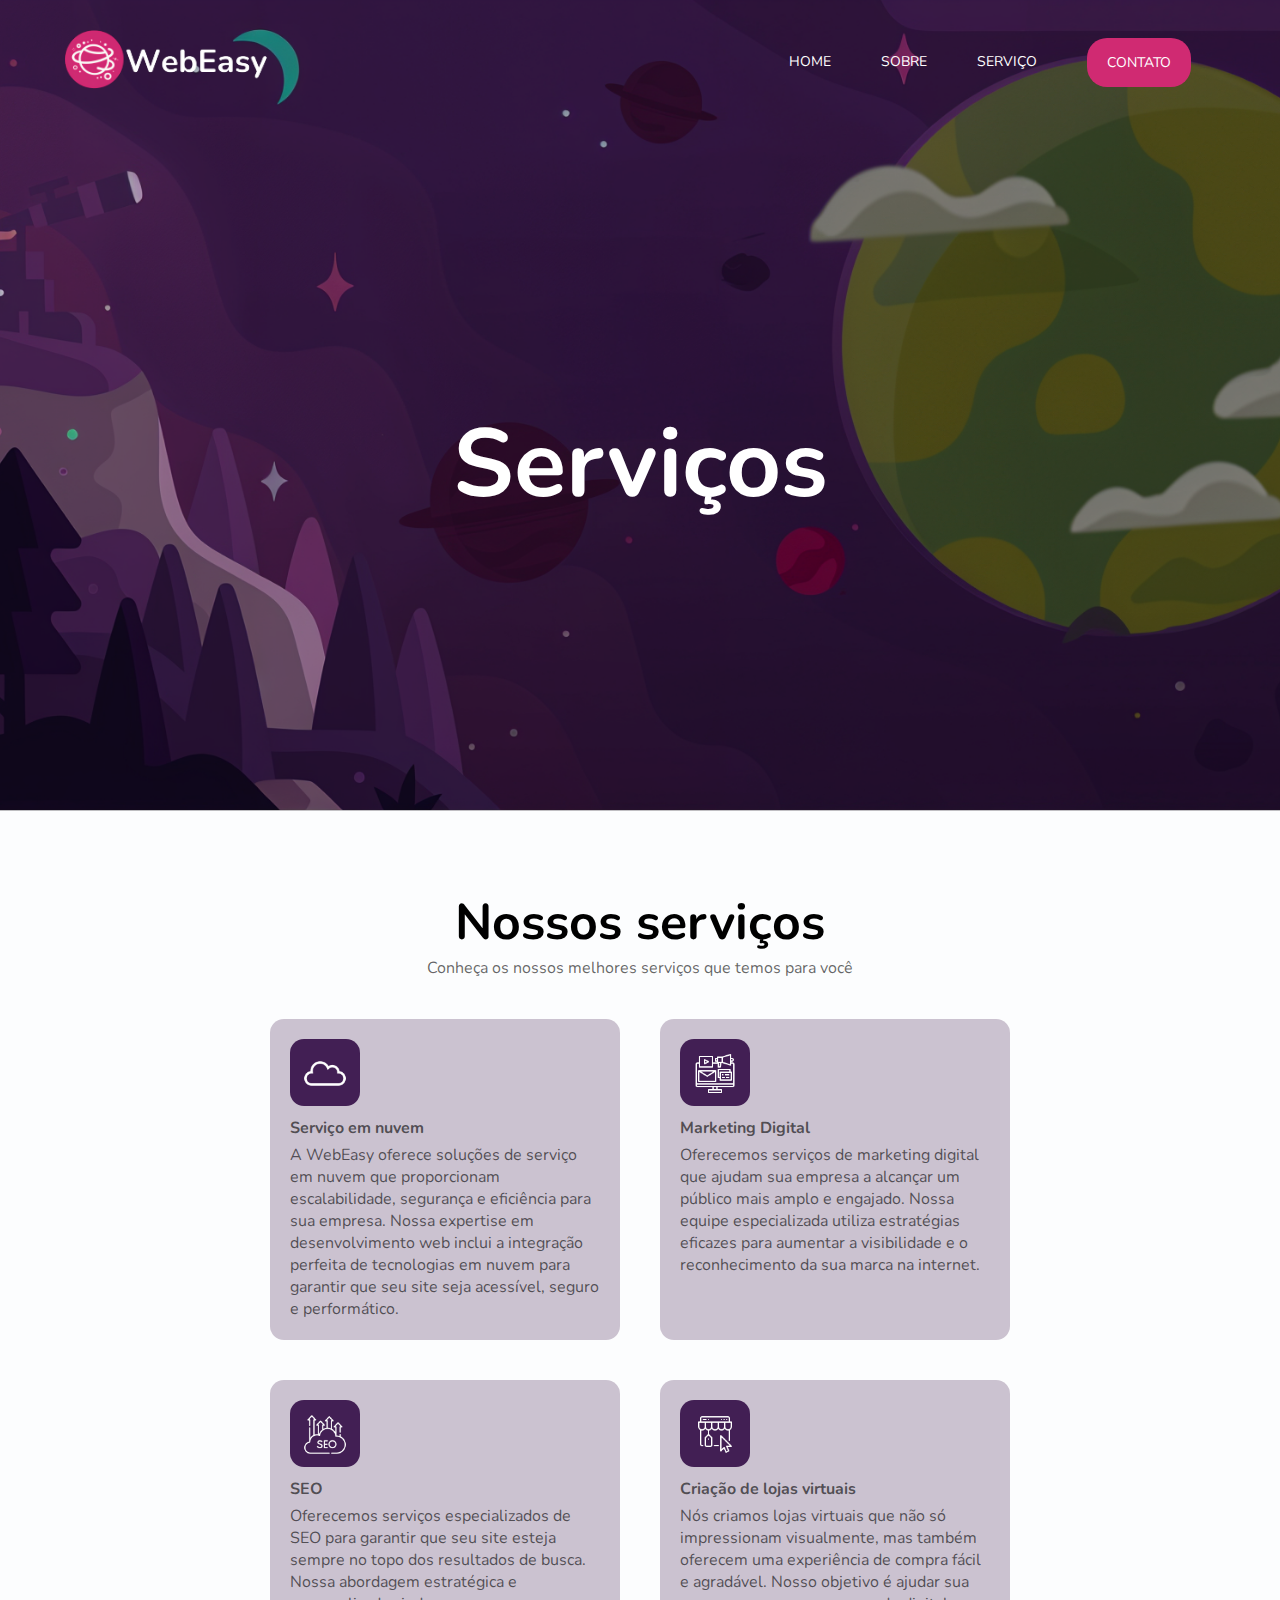
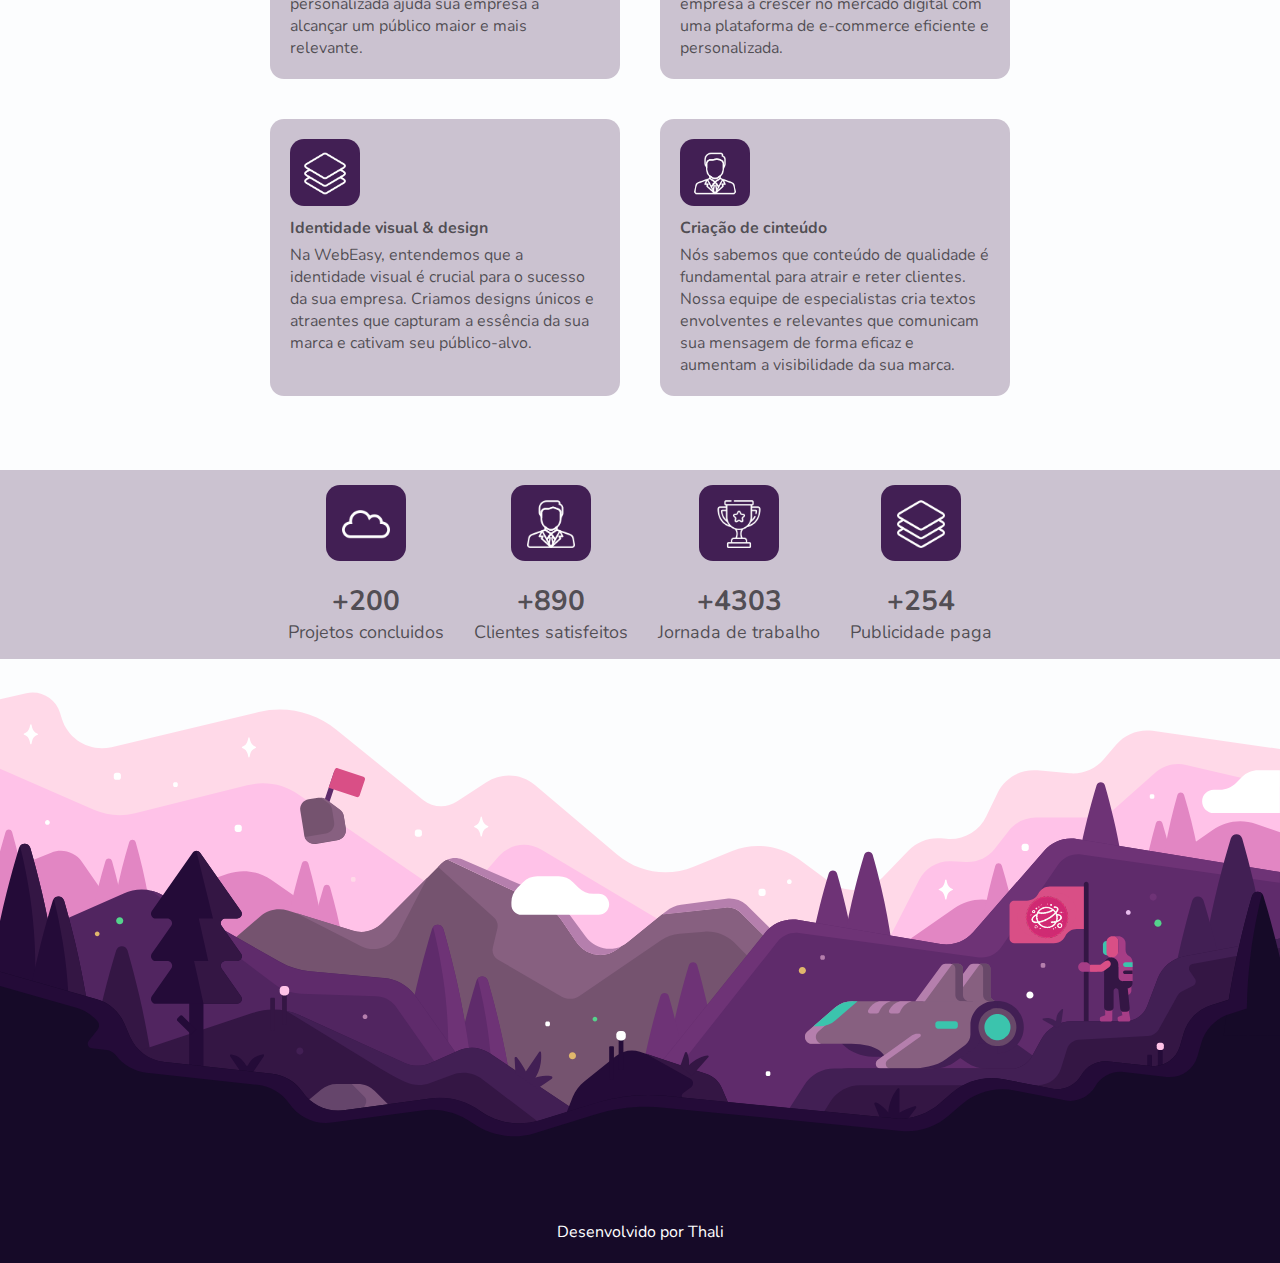
<file: serviços.html>
<!DOCTYPE html>
<html lang="pt-br">
<head>
    <meta charset="UTF-8">
    <meta name="viewport" content="width=device-width, initial-scale=1.0">
    <!-- Font awesome -->
    <link rel="stylesheet" href="https://cdnjs.cloudflare.com/ajax/libs/font-awesome/6.5.2/css/all.min.css" integrity="sha512-SnH5WK+bZxgPHs44uWIX+LLJAJ9/2PkPKZ5QiAj6Ta86w+fsb2TkcmfRyVX3pBnMFcV7oQPJkl9QevSCWr3W6A==" crossorigin="anonymous" referrerpolicy="no-referrer" />
    <!-- Link CSS -->
    <link rel="stylesheet" href="css/style.css">
    <title>WebEasy - Serviços</title>
</head>
<body>
    <!-- header-->
    <header style="background-image: url('img/background-serviços.svg');">
        <!-- container -->
        <div class="container">
            <nav>
                <a href="index.html">
                    <img class="logo" src="img/logo.png" alt="Logo WebEasy">
                </a>
                <ul class="ul">
                    <a href="index.html">Home</a>
                    <a href="sobre.html">Sobre</a>
                    <a href="serviços.html">Serviço</a>
                    <a class="btn" href="contato.html">Contato</a>
                    <div class="close-icon" onclick="closeMenu()">
                        <i class="fa-solid fa-circle-xmark"></i>
                    </div>
                </ul>
                <div class="menu-icon" onclick="openMenu()">
                    <i class="fa-solid fa-bars"></i>
                </div>
            </nav>
            <section class="banner">
                <div class="banner-text">
                    <h1>Serviços</h1>
                </div>
            </section>
        </div>
        <!-- end container-->
    </header>
    <!-- end header -->
    <!-- servicos -->
    <section class="servicos">
        <div class="container">
            <h3>Nossos serviços</h3>
            <p>Conheça os nossos melhores serviços que temos para você</p>
            <!-- Rows-cards -->
            <div class="rows-cards">
                <!-- row card item 1 -->
                <div class="rows-card-item">
                    <img src="img/cloud.png" alt="ícone de nuvem">
                    <p class="nome-servico"><strong>Serviço em nuvem</strong></p>
                    <p class="descricao-servico">
                        A WebEasy oferece soluções de serviço em nuvem que proporcionam escalabilidade, segurança e eficiência para sua empresa. Nossa expertise em desenvolvimento web inclui a integração perfeita de tecnologias em nuvem para garantir que seu site seja acessível, seguro e performático.
                    </p>
                </div>
                <!-- end row card item 1 -->
                <!-- row card item 2 -->
                <div class="rows-card-item">
                    <img src="img/digital-marketing.png" alt="ícone de marketing-digital">
                    <p class="nome-servico"><strong>Marketing Digital</strong></p>
                    <p class="descricao-servico">
                        Oferecemos serviços de marketing digital que ajudam sua empresa a alcançar um público mais amplo e engajado. Nossa equipe especializada utiliza estratégias eficazes para aumentar a visibilidade e o reconhecimento da sua marca na internet.
                    </p>
                </div>
                <!-- end row card item 2 -->
                <!-- row card item 3 -->
                <div class="rows-card-item">
                    <img src="img/seo.png" alt="ícone de seo">
                    <p class="nome-servico"><strong>SEO</strong></p>
                    <p class="descricao-servico">
                        Oferecemos serviços especializados de SEO para garantir que seu site esteja sempre no topo dos resultados de busca. Nossa abordagem estratégica e personalizada ajuda sua empresa a alcançar um público maior e mais relevante.
                    </p>
                </div>
                <!-- end row card item 3 -->
                <!-- row card item 4 -->
                <div class="rows-card-item">
                    <img src="img/virtual_store.png" alt="ícone de loja virtual">
                    <p class="nome-servico"><strong>Criação de lojas virtuais</strong></p>
                    <p class="descricao-servico">
                        Nós criamos lojas virtuais que não só impressionam visualmente, mas também oferecem uma experiência de compra fácil e agradável. Nosso objetivo é ajudar sua empresa a crescer no mercado digital com uma plataforma de e-commerce eficiente e personalizada.
                    </p>
                </div>
                <!-- end row card item 4 -->
                <!-- row card item 5 -->
                <div class="rows-card-item">
                    <img src="img/layer.png" alt="ícone de layer">
                    <p class="nome-servico"><strong>Identidade visual & design</strong></p>
                    <p class="descricao-servico">
                        Na WebEasy, entendemos que a identidade visual é crucial para o sucesso da sua empresa. Criamos designs únicos e atraentes que capturam a essência da sua marca e cativam seu público-alvo.
                    </p>
                </div>
                <!-- end row card item 5 -->
                <!-- row card item 6 -->
                <div class="rows-card-item">
                    <img src="img/manager.png" alt="ícone de manager">
                    <p class="nome-servico"><strong>Criação de cinteúdo</strong></p>
                    <p class="descricao-servico">
                        Nós sabemos que conteúdo de qualidade é fundamental para atrair e reter clientes. Nossa equipe de especialistas cria textos envolventes e relevantes que comunicam sua mensagem de forma eficaz e aumentam a visibilidade da sua marca.
                    </p>
                </div>
                <!-- end row card item 6 -->
            </div>
            <!-- end Rows-cards -->
        </div>
    </section> 
    <!-- end section servicos-->
     <!-- dados -->
     <div class="dados">
        <div class="container">
            <!-- dados item 1 -->
            <div class="dados-item">
                <img src="img/cloud.png" alt="ícone de nuvem">
                <p>
                    <strong>+200</strong><br>
                    Projetos concluidos
                </p>
            </div> 
            <!-- end dados item 1 -->
            <!-- dados item 2 -->
            <div class="dados-item">
                <img src="img/manager.png" alt="ícone manager">
                <p>
                    <strong>+890</strong><br>
                    Clientes satisfeitos
                </p>
            </div> 
            <!-- end dados item 2 -->
            <!-- dados item 3 -->
            <div class="dados-item">
                <img src="img/trophy.png" alt="ícone de trofeu">
                <p>
                    <strong>+4303</strong><br>
                    Jornada de trabalho
                </p>
            </div> 
            <!-- end dados item 3 -->
            <!-- dados item 4 -->
            <div class="dados-item">
                <img src="img/layer.png" alt="ícone de layer">
                <p>
                    <strong>+254</strong><br>
                    Publicidade paga
                </p>
            </div> 
            <!-- end dados item 4 -->
        </div>
     </div>
     <!-- end dados-->
    <!-- footer img -->
     <footer class="footer-img">
        <div class="container-img">
            <img src="img/footer.svg" alt="imagem de um astronalta em um plateta roxo">
        </div>
     </footer>
    <!-- end footer img-->
    <!-- footer -->
     <footer class="footer">
        <div class="container">
            <div class="links">
                <a href="#">
                    <i class="fa-brands fa-facebook"></i>
                </a>
                <a href="#">
                    <i class="fa-brands fa-instagram"></i>
                </a>
                <a href="#">
                    <i class="fa-brands fa-github"></i>
                </a>
                <a href="#">
                    <i class="fa-brands fa-linkedin"></i>
                </a>
            </div>
            <p>Desenvolvido por Thali</p>
        </div>
     </footer>
    <!-- end footer-->
     <script src="js/main.js"></script>
</body>
</html>
</file>
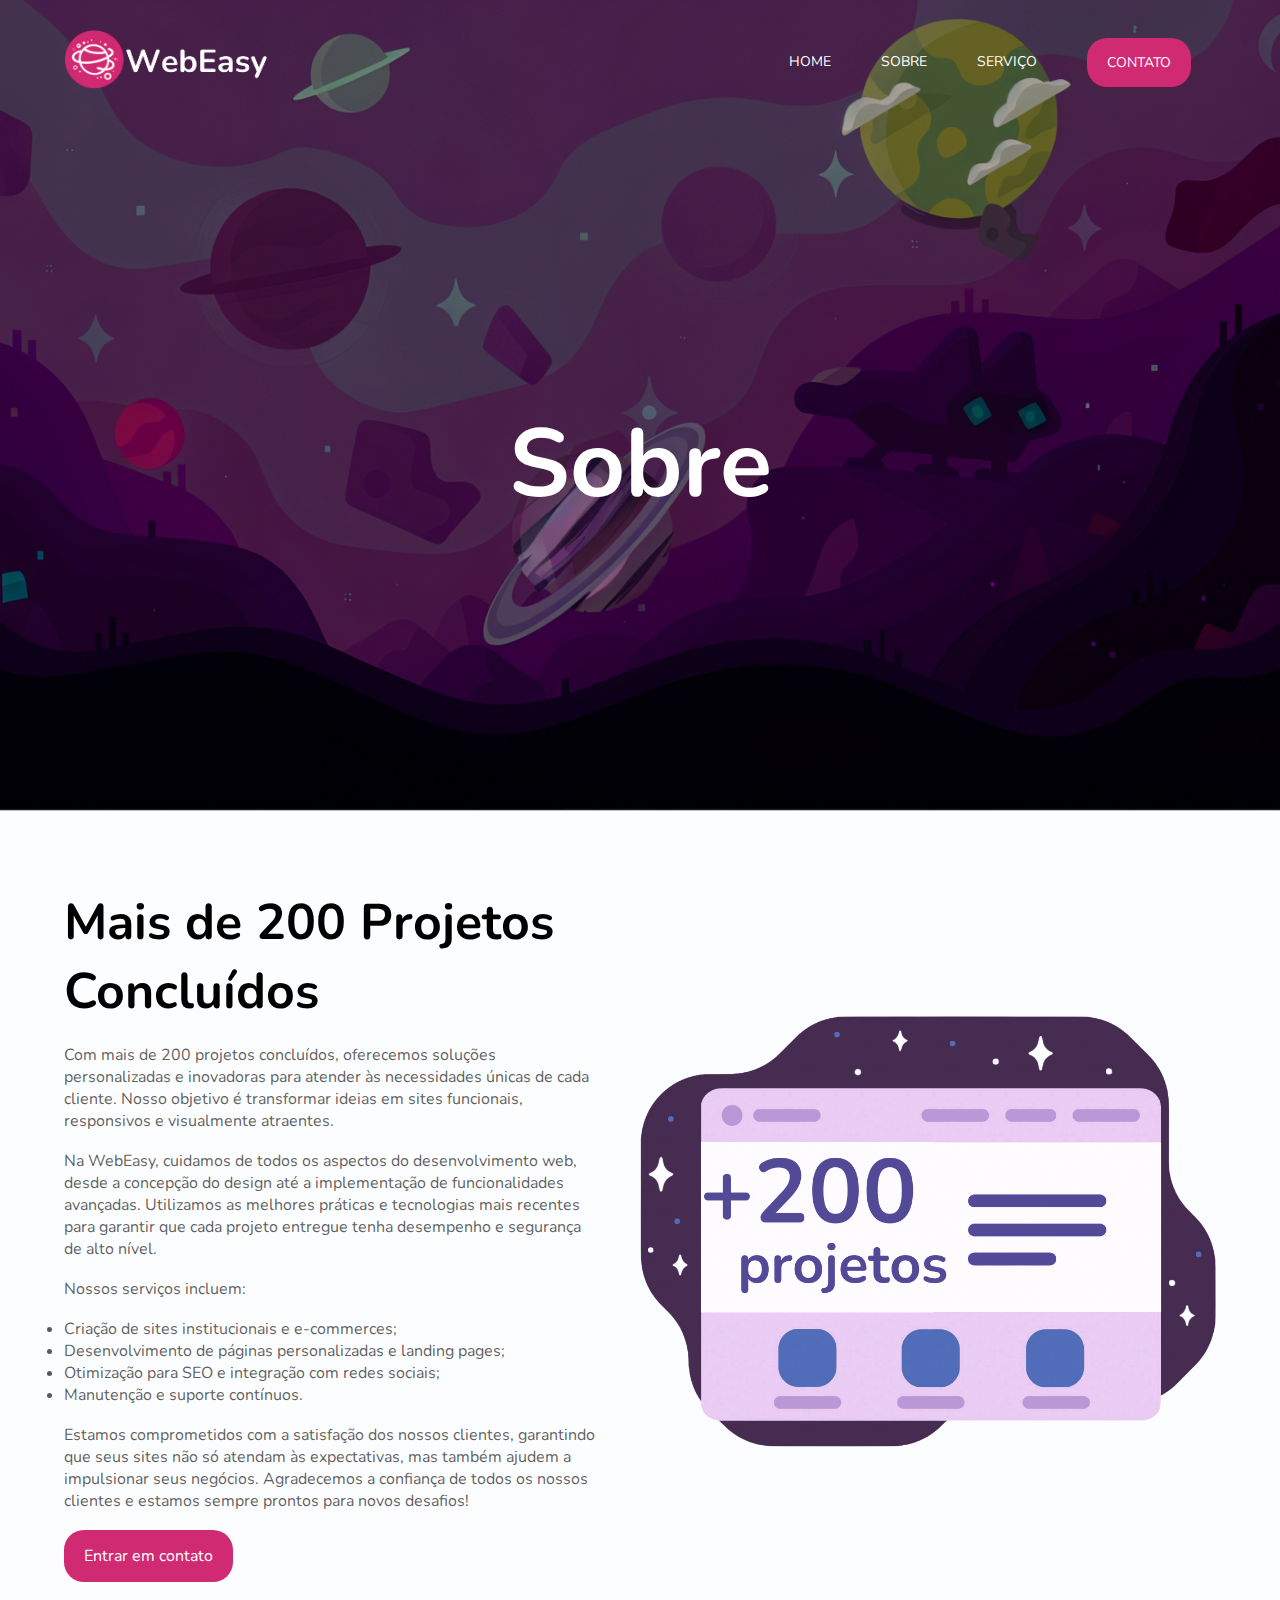
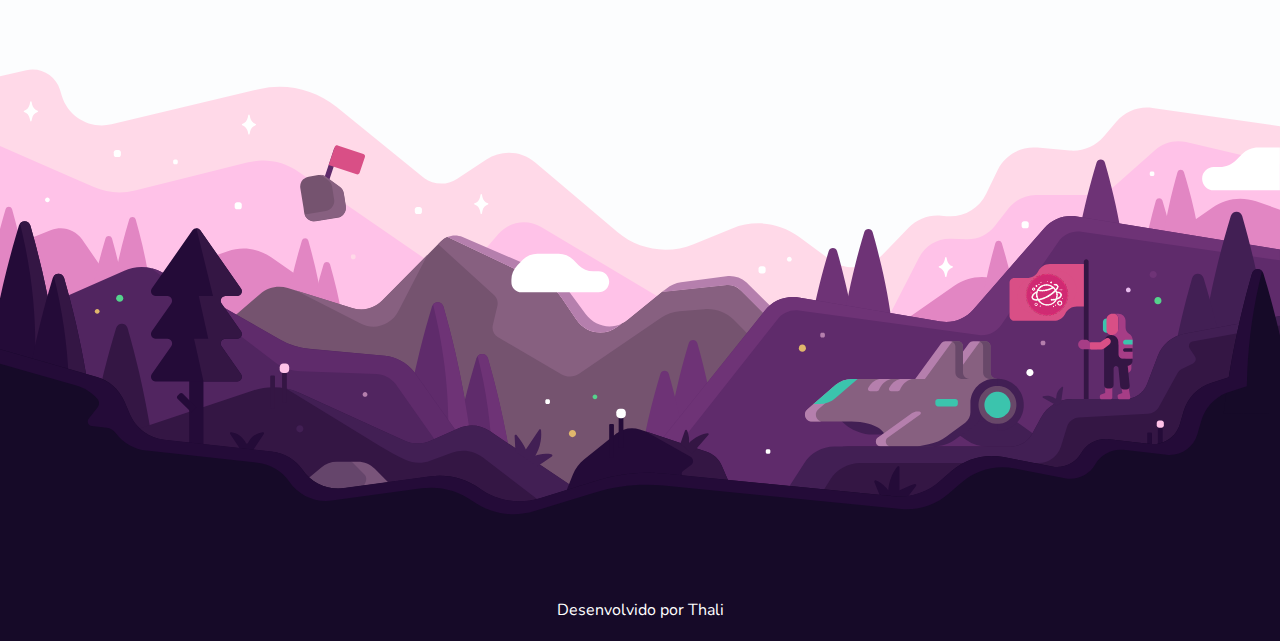
<file: sobre.html>
<!DOCTYPE html>
<html lang="pt-br">
<head>
    <meta charset="UTF-8">
    <meta name="viewport" content="width=device-width, initial-scale=1.0">
    <!-- Font awesome -->
    <link rel="stylesheet" href="https://cdnjs.cloudflare.com/ajax/libs/font-awesome/6.5.2/css/all.min.css" integrity="sha512-SnH5WK+bZxgPHs44uWIX+LLJAJ9/2PkPKZ5QiAj6Ta86w+fsb2TkcmfRyVX3pBnMFcV7oQPJkl9QevSCWr3W6A==" crossorigin="anonymous" referrerpolicy="no-referrer" />
    <!-- Link CSS -->
    <link rel="stylesheet" href="css/style.css">
    <title>WebEasy - Sobre</title>
</head>
<body>
    <!-- header-->
    <header style="background-image: url('img/background-sobre.svg');">
        <!-- container -->
        <div class="container">
            <nav>
                <a href="index.html">
                    <img class="logo" src="img/logo.png" alt="Logo WebEasy">
                </a>
                <ul class="ul">
                    <a href="index.html">Home</a>
                    <a href="sobre.html">Sobre</a>
                    <a href="serviços.html">Serviço</a>
                    <a class="btn" href="contato.html">Contato</a>
                    <div class="close-icon" onclick="closeMenu()">
                        <i class="fa-solid fa-circle-xmark"></i>
                    </div>
                </ul>
                <div class="menu-icon" onclick="openMenu()">
                    <i class="fa-solid fa-bars"></i>
                </div>
            </nav>
            <section class="banner">
                <div class="banner-text">
                    <h1>Sobre</h1>
                </div>
            </section>
        </div>
        <!-- end container-->
    </header>
    <!-- end header -->
    <!-- sobre -->
    <section class="sobre">
        <div class="container">
            <div class="sobre-text">
                <h3>Mais de 200 Projetos Concluídos</h3>
            <p>
                Com mais de 200 projetos concluídos, oferecemos soluções personalizadas e inovadoras para atender às necessidades únicas de cada cliente. Nosso objetivo é transformar ideias em sites funcionais, responsivos e visualmente atraentes.
            </p>
            <p>
                Na WebEasy, cuidamos de todos os aspectos do desenvolvimento web, desde a concepção do design até a implementação de funcionalidades avançadas. Utilizamos as melhores práticas e tecnologias mais recentes para garantir que cada projeto entregue tenha desempenho e segurança de alto nível.
            </p>
            <p>Nossos serviços incluem:</p>
            <ul>
                <li>Criação de sites institucionais e e-commerces;</li>
                <li>Desenvolvimento de páginas personalizadas e landing pages;</li>
                <li>Otimização para SEO e integração com redes sociais;</li>
                <li>Manutenção e suporte contínuos.</li>
            </ul>
            <p>
                Estamos comprometidos com a satisfação dos nossos clientes, garantindo que seus sites não só atendam às expectativas, mas também ajudem a impulsionar seus negócios. Agradecemos a confiança de todos os nossos clientes e estamos sempre prontos para novos desafios!
            </p>
                </p>
                <a href="contato.html" class="btn animate-btn"> Entrar em contato</a>
            </div>
            <div class="sobre-img">
               <img src="img/sobre-img.png" alt="imagem de um site com escrita de 200 projetos">
            </div>
        </div>
    </section>
    <!-- end sobre-->
    <!-- footer img -->
     <footer class="footer-img">
        <div class="container-img">
            <img src="img/footer.svg" alt="imagem de um astronalta em um plateta roxo">
        </div>
     </footer>
    <!-- end footer img-->
    <!-- footer -->
     <footer class="footer">
        <div class="container">
            <div class="links">
                <a href="#">
                    <i class="fa-brands fa-facebook"></i>
                </a>
                <a href="#">
                    <i class="fa-brands fa-instagram"></i>
                </a>
                <a href="#">
                    <i class="fa-brands fa-github"></i>
                </a>
                <a href="#">
                    <i class="fa-brands fa-linkedin"></i>
                </a>
            </div>
            <p>Desenvolvido por Thali</p>
        </div>
     </footer>
    <!-- end footer-->
     <script src="js/main.js"></script>
</body>
</html>
</file>
<file: css/style.css>
/* importação de fontes*/
@import url('https://fonts.googleapis.com/css2?family=Nunito:ital,wght@0,200..1000;1,200..1000&display=swap');

:root{
    --rosa: #D02A72;
}
/* Estilos gerais */
*{
    margin: 0;
    padding: 0;
    box-sizing: border-box;
    text-decoration: none;
    outline: none;
    font-family: "Nunito", sans-serif;
}
body{
    margin: 0;
    padding: 0;
    background-color: #f1f6fc31;
}
/* end Estilos gerais */

/* classes reutilizavéis */
section, footer{
    padding: 54px 0;
}
h3{
    font-size: 50px;
}
p{
    color: #0000009c;
}
.container{
   max-width: 1400px;
   margin: 0 auto; 
   padding: 0 5%;
}
.btn{
    background-color: var(--rosa);
    color: white;
    padding: 15px 20px;
    border-radius: 20px;
    cursor: pointer;
    display: inline-block;
    transition: 0.1s;
}
.btn.animate-btn{
    animation: animate-outline 1.5s ease-out infinite;
}
.btn:hover{
    background-color: var(--rosa);
}
@keyframes animate-outline{
    from{
        outline: 0px solid var(--rosa);
    }
    to{
        outline: 15px solid #d02a7218;
    }
}
/* end  classes reutilizáveis */

/* classes do site */
header{
    background-position: center;
    background-size: cover;
    background-attachment: fixed;
}
nav{
    display: flex;
    align-items: center;
    justify-content: space-between;
    padding-top: 30px;
}
nav ul{
    display: flex;
    align-items: center;
}
nav ul a{
    color: #FFFFFF;
    margin: 0 25px;
    text-transform: uppercase;
    font-size: 14px;
    display: block;
}
nav ul a:not(.btn):after{
    content: "";
    background-color: var(--rosa);
    height: 3px;
    width: 0%;
    display: block;
    margin: 0 auto;
    transition: 0.3s;
}
nav ul a:hover::after{
    width: 100%;
}
.logo{
    width: 90%;
    image-resolution: auto;
}
/*end classes do site*/
/* menu mobile */
nav .menu-icon{
    cursor: pointer;
    font-size: 25px;
    color: #fff;
    display: none;
}
nav .close-icon{
    display: none;
    font-size: 30px;
    color: white;
}
/*end menu mobile*/

/* banner */
.banner{
    display: flex;
    justify-content: center;
}
.banner .banner-text{
    margin: 250px;
    text-align: center;
    padding: 0 90px;
}
.banner .banner-text h1{
    font-size: 96px;
    color: #FFFFFF;
}
.banner .banner-text p{
    font-size: 20px;
    color: #FFFFFF;
    font-weight: lighter;
    margin: 18px 0;
}

/*end banner*/

/* faca-mais e seguro*/
.faca-mais .container,
.seguro .container{
    display: flex;
    align-items: center;
}
.faca-mais .faca-mais-text,
.seguro .seguro-text{
    width: 50%;
    padding: 0 40px;
}
.faca-mais .faca-mais-text h3,
.seguro .seguro-text h3{
    font-size: 56px;
}
.faca-mais .faca-mais-text p,
.seguro .seguro-text p{
    margin: 5px 0 25px 0;
}
.faca-mais .faca-mais-img,
.seguro .seguro-img{
    width: 50%;
}
.faca-mais .faca-mais-img img,
.seguro .seguro-img img{
    width: 100%;
}
/* end faca-mais */
/* depoimentos */
.depoimentos h3{
    text-align: center;
}
.depoimentos p{
 margin-bottom: 20px;
 text-align: center;
}
.cards{
    display: flex;
    justify-content: center;
    flex-wrap: wrap;
}
.depoimentos .card-item{
    background-color:#421f5444;
    margin: 15px;
    border-radius: 14px;
    text-align: center;
    width: 350px;
    display: flex;
    flex-direction: column;
    align-items: stretch;
    padding: 15px;
    transition: 0.3s;
}
.depoimentos .card-item img{
    border-radius: 100%;
    width: 80px;
    display: block;
    margin: 10px auto;
}
.depoimentos .card-item .nome-user{
    font-weight: 600;
    font-size: 20px;
    transition: 0.3s;
}
.depoimentos .cards .card-item .empresa-user{
    font-weight: 900;
    font-size: 15px;
    margin-top: -4%;
    margin-bottom: 15px;
    transition: 0.3s;
}
.depoimentos .card-item .depoimento-user{
    font-size: 15px;
    padding: 0 15px;
    flex-grow: 1;
    transition: 0.3s;
}
.depoimentos .card-item .estrelas{
    margin-top: auto;
    border-top: 2px solid #73717a23;
    padding-top: 15px;
    transition: 0.3s;
}
.depoimentos .card-item .estrelas i{
    color: #421f54;
    font-size: 20px;
}
.depoimentos .card-item:hover{
    background-color: #421f54;
    margin-top: -5px;
}
.depoimentos .card-item:hover .nome-user, 
.depoimentos .card-item:hover .empresa-user, 
.depoimentos .card-item:hover .depoimento-user, 
.depoimentos .card-item:hover .estrelas i
{
    color: #FFFFFF;
}
/* end depoimentos*/

/* Clientes */
.clientes .container {
    background-color: #421f54;
    padding: 40px 0;
    margin: 0 auto;
    width: 100%;
    max-width: 100%;
}
.clientes h3,
.clientes p {
    color: #FFFFFF;
    text-align: center;
}
.clientes .container .clientes-img {
    display: flex;
    flex-wrap: wrap;
    justify-content: center;
    max-width: 100%;
    margin-top: 2%;
}
.clientes .container .clientes-img img {
    width: 150px;
    height: auto; 
    margin: 10px;
}
.clientes .container .clientes-img .logo {
    width: 150px; 
    height: auto;
    margin: 10px;
    filter: brightness(0) invert(1) grayscale(1); 
    transition: filter 0.3s ease;
}
.clientes .container .clientes-img .logo:hover {
    filter: brightness(100%) invert(0) grayscale(0); 
}
/* end clientes */

/* footers*/
.footer-img{
    width: 100%;
    margin: 0;
    padding: 0;
}
.footer-img img{
    width: 100%;
    display: block;
}
.footer{
    margin: 0;
    padding: 20px 0;
    background-color: #160a28;
}
.footer .container {
    text-align: center; 
}
.footer .links a {
    font-size: 22px;
    padding: 10px;
    margin: 3px; 
    color: #fff; 
}
.footer .links a:hover {
    color: var(--rosa);
}
.footer p {
    color: #fff;
    margin-top: 10px;
}
/* end footers */
/* Página sobre */
.sobre .container{
    display: flex;
    align-items: center;
    justify-content: space-between;
}
.sobre .sobre-text{
    width: 50%;
    padding-right: 40px;
}
.sobre .sobre-text p,
.sobre .sobre-text ul
{
    margin: 18px 0;
    color: #000000a6;
}
.sobre .sobre-img{
    width: 50%;
}
.sobre .sobre-img img{
    width: 100%;
}
/* end Página sobre */

/* Página serviço */
.servicos h3{
    text-align: center;
}
.servicos .container > p{
    text-align: center;
}
.servicos .rows-cards{
    display: flex;
    justify-content: center;
    margin-top: 20px;
    flex-wrap: wrap;
}
.servicos .rows-card-item{
    background-color: #cbc2d0;
    width: 350px;
    padding: 20px;
    border-radius: 14px;
    margin: 20px; 
    transition: 0.3s;
}
.servicos .rows-card-item:hover{
    background-color: #421f54;
}
.servicos .rows-card-item:hover p{
    color: #fff;
}
.servicos .rows-card-item img{
    background-color: #421f54;
    border-radius: 14px;
    width: 70px;
    padding: 9px;
}
.servicos .rows-card-item p.nome-servico{
    margin: 5px 0;
    transition: 0.3s;
}
.servicos .rows-card-item p.descricao-servico{
    transition: 0.3s;
}
/* end Página serviço*/

/* dados */
.dados{
    background-color: #cbc2d0;
}
.dados .container{
    display: flex;
    justify-content: center;
    flex-wrap: wrap;
}
.dados .dados-item{
    text-align: center;
    margin: 15px;
    color: #0000009c;
}
.dados .dados-item img{
    background-color: #421f54;
    border-radius: 14px;
    padding: 10px;
    margin-bottom: 15px;
    width: 80px;
}
.dados .dados-item p{
    font-size: 18px;
}
.dados .dados-item p strong{
    font-size: 28px;
}
/* end dados */

/* contato */
.contato .mapa{
    margin-top: 10%;
}
.contato .contato-info{
    display: flex;
    justify-content: space-between;
    margin-top: 50px;
}
.contato-info .contato-dados{
    width: 50%;
    padding: 30px;
    background-color: #421f54;
    border-radius: 14px;
    margin-right: 50px;
    height: fit-content;
}
.contato-info .contato-dados div{
   display: flex;
   align-items: center;
   margin-bottom: 10px; 
}
.contato-info .contato-dados div i{
    font-size: 24px;
    margin-right: 20px;
    color: #fff;
}
.contato-info .contato-dados p{
    font-size: 17px;
    color: #fff;
}
.contato-info .contato-form{
    width: 50%;
}
.contato-info .contato-form input{
    display: block;
    width: 100%;
    margin-bottom: 10px;
    height: 47px;
    padding: 15px;
    border-radius: 9px;
    transition: 0.3s;
    border: 1px solid #f1f1f1;
    color: #212121;
    font-weight: lighter;
}
.contato-info .contato-form input:focus,
.contato-info .contato-form textarea:focus{
    border-color: var(--rosa);
    
}
.contato-info .contato-form textarea{
    border: 1px solid #f1f1f1;
    color: #212121;
    border-radius: 9px;
    margin-bottom: 10px;
    padding: 15px;
    width: 100%;
    transition: 0.3s;
    resize: none;
}
.contato-info .contato-form button{
    border: none;
}


/* end contato */

/* Responsivo */
@media(max-width: 830px){
    /* menu mobile */
    nav .menu-icon{
        display: block;
    }
    .ul{
        position: fixed;
        top: 0;
        left: 0;
        background-color: #1f0022;
        width: 100%;
        height: 100%;
        flex-direction: column;
        align-items: center;
        justify-content: center;
        clip-path: circle(0% at 100% 0);
        transition: 1.0s;
    }
    .ul.open{
        clip-path: circle(141.2% at 100% 0);
    }
    .ul a{
        margin: 10px 0;
        font-size: 16px;
    }
    nav .close-icon{
        display: block;
        position: absolute;
        top: 46px;
        right: 28px;
    }

    /* Página home responsivo */
    .faca-mais .faca-mais-text,
    .seguro .seguro-text{
        margin-top: 10px;
        padding: 0 20px;
        order: 1;
        text-align: center;
    }
    .faca-mais .container,
    .seguro .container{
        flex-direction: column;
    }
    .faca-mais .faca-mais-text h3,
    .seguro .seguro-text h3{
        font-size: 48px;
    }
    .faca-mais .faca-mais-text,
    .faca-mais .faca-mais-img,
    .seguro .seguro-text,
    .seguro .seguro-img{
        width: 100%;
    }

    /* banner responsivo */
    .banner .banner-text{
        padding: 0;
        margin: 80px;
    }
    .banner .banner-text h1{
        font-size: 80px;
    }
    .banner .banner-text p{
        font-size: 20px;
    }

    /* depoimentos responsivo */
    .depoimentos .card-item{
        width: 100%;
    }
    .depoimentos .cards .card-item .empresa-user{
        margin-top: -4%;
    }

    /* Pagina sobre responsivo */
    .sobre .container{
        flex-direction: column-reverse;
    }
    .sobre .sobre-img,
    .sobre .sobre-text{
        width: 100%;
    }
    .sobre .sobre-text{
        margin-top: 40px;
        text-align: center;
    }
    .sobre .sobre-text li{
        margin-left: 5%;
        text-align: left;
    }

    /* Pagina contato responsivo */
    .contato .contato-info{
        flex-direction: column-reverse;
    }
    .contato .contato-dados,
    .contato .contato-form{
        width: 100%;
    }
    .contato-info .contato-form{
        margin-bottom: 50px;
    }
    .contato .contato-form .btn{
        display: block;
        margin: 0 auto;
        text-align: center;
    }
}
@media(max-width: 500px){
    .banner .banner-text h1{
        font-size: 50px;
    }
    .faca-mais .faca-mais-text h3{
        font-size: 40px;
    }
}
</file>
